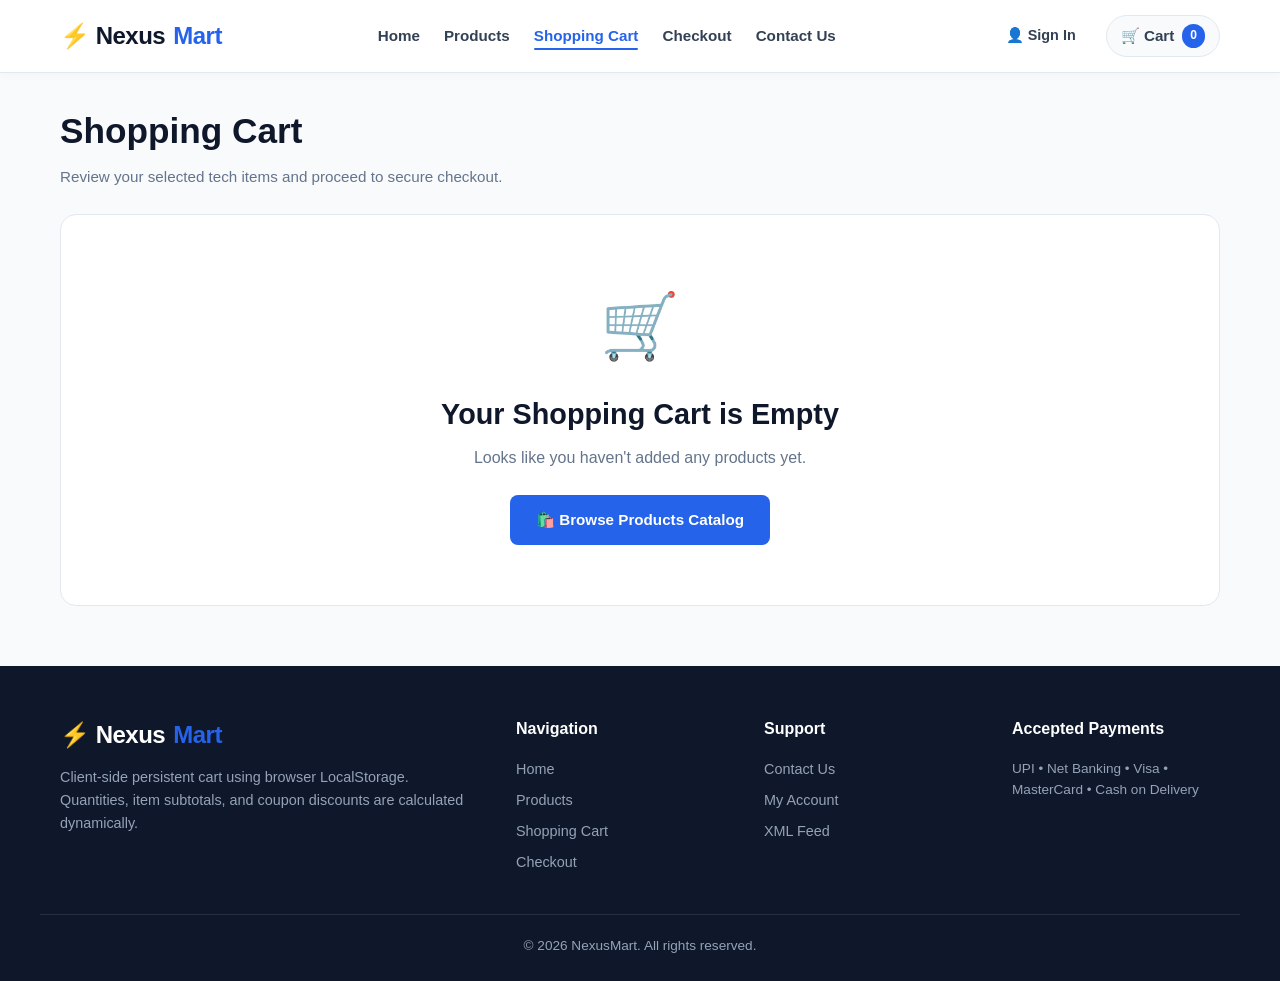
<file: cart.html>
<!DOCTYPE html>
<html lang="en">
<head>
    <meta charset="UTF-8">
    <meta name="viewport" content="width=device-width, initial-scale=1.0">
    <title>Shopping Cart - NexusMart</title>
    <link rel="stylesheet" href="style.css">
</head>
<body>

    <!-- Navigation Bar -->
    <header class="navbar">
        <div class="container nav-container">
            <a href="index.html" class="logo">
                ⚡ Nexus<span>Mart</span>
            </a>

            <ul class="nav-links">
                <li><a href="index.html">Home</a></li>
                <li><a href="products.html">Products</a></li>
                <li><a href="cart.html" class="active">Shopping Cart</a></li>
                <li><a href="checkout.html">Checkout</a></li>
                <li><a href="contact.html">Contact Us</a></li>
            </ul>

            <div class="nav-actions">
                <a href="login.html" id="navUserBtn" class="user-btn">👤 Sign In</a>
                <a href="cart.html" class="cart-icon-btn">
                    🛒 Cart <span class="cart-badge">0</span>
                </a>
            </div>
        </div>
    </header>

    <main class="container" style="padding-top: 30px;">
        
        <div style="margin-bottom: 24px;">
            <h1 style="font-size: 2.2rem; color: var(--dark); margin-bottom: 6px;">Shopping Cart</h1>
            <p style="color: var(--muted); font-size: 0.95rem;">Review your selected tech items and proceed to secure checkout.</p>
        </div>

        <!-- Empty Cart Notice -->
        <div id="emptyCartNotice" style="display: none; background: white; border-radius: 16px; border: 1px solid var(--border); padding: 60px; text-align: center; margin-bottom: 60px;">
            <div style="font-size: 4rem; margin-bottom: 14px;">🛒</div>
            <h2 style="font-size: 1.8rem; color: var(--dark); margin-bottom: 8px;">Your Shopping Cart is Empty</h2>
            <p style="color: var(--muted); font-size: 1rem; margin-bottom: 24px;">Looks like you haven't added any products yet.</p>
            <a href="products.html" class="btn btn-primary" style="padding: 13px 26px;">
                🛍️ Browse Products Catalog
            </a>
        </div>

        <!-- Cart Content Layout -->
        <div id="cartContentLayout" class="cart-layout">
            
            <!-- Left: Cart Items Table -->
            <div class="cart-items-card">
                <div style="display: flex; justify-content: space-between; align-items: center; margin-bottom: 16px; padding-bottom: 12px; border-bottom: 1.5px solid var(--border);">
                    <h3 style="font-size: 1.2rem; color: var(--dark);">Items in Cart (<span id="cartHeaderCount">0</span>)</h3>
                    <button type="button" class="btn btn-danger btn-sm" onclick="handleClearCart()">
                        🗑️ Clear All
                    </button>
                </div>

                <div style="overflow-x: auto;">
                    <table class="cart-table">
                        <thead>
                            <tr>
                                <th>Product</th>
                                <th>Price</th>
                                <th>Quantity</th>
                                <th>Total</th>
                                <th>Action</th>
                            </tr>
                        </thead>
                        <tbody id="cartTableBody">
                            <!-- Populated dynamically via JS -->
                        </tbody>
                    </table>
                </div>

                <div style="margin-top: 24px;">
                    <a href="products.html" class="btn btn-secondary">
                        &larr; Continue Shopping
                    </a>
                </div>
            </div>

            <!-- Right: Order Summary Sidebar -->
            <div class="summary-card">
                <h3>Order Summary</h3>
                
                <div class="summary-row">
                    <span>Subtotal</span>
                    <span id="sumSubtotal">₹0</span>
                </div>

                <div class="summary-row">
                    <span>Estimated Shipping</span>
                    <span id="sumShipping" style="color: var(--accent); font-weight: 600;">FREE</span>
                </div>

                <div class="summary-row" id="discountRow" style="display: none; color: #16a34a;">
                    <span>Promo Discount (<span id="promoLabel">10%</span>)</span>
                    <span id="sumDiscount">-₹0</span>
                </div>

                <div class="summary-row">
                    <span>Estimated Tax (GST 18%)</span>
                    <span id="sumTax">₹0</span>
                </div>

                <div class="summary-row total">
                    <span>Estimated Total</span>
                    <span id="sumTotal" style="color: var(--primary);">₹0</span>
                </div>

                <!-- Promo Code -->
                <div style="margin-top: 20px;">
                    <label for="promoCode" style="font-size: 0.85rem; font-weight: 600; color: var(--slate); display: block; margin-bottom: 6px;">
                        Have a Promo Code?
                    </label>
                    <div class="promo-box">
                        <input type="text" id="promoInput" placeholder="Try code: LAB12">
                        <button type="button" class="btn btn-secondary btn-sm" onclick="applyPromo()">Apply</button>
                    </div>
                    <div id="promoMsg" style="font-size: 0.82rem; margin-top: -10px; margin-bottom: 12px; display: none;"></div>
                </div>

                <a href="checkout.html" class="btn btn-primary btn-block" style="padding: 14px; font-size: 1.05rem;">
                    🔒 Proceed to Checkout
                </a>

                <div style="margin-top: 18px; text-align: center; font-size: 0.82rem; color: var(--muted);">
                    🛡️ Guaranteed Safe &amp; Secure Checkout
                </div>
            </div>

        </div>

    </main>

    <!-- Footer -->
    <footer>
        <div class="container footer-grid">
            <div class="footer-col">
                <div class="logo" style="color: #ffffff; margin-bottom: 12px;">
                    ⚡ Nexus<span>Mart</span>
                </div>
                <p style="font-size: 0.9rem; line-height: 1.6;">
                    Client-side persistent cart using browser LocalStorage. Quantities, item subtotals, and coupon discounts are calculated dynamically.
                </p>
            </div>
            <div class="footer-col">
                <h4>Navigation</h4>
                <ul class="footer-links">
                    <li><a href="index.html">Home</a></li>
                    <li><a href="products.html">Products</a></li>
                    <li><a href="cart.html">Shopping Cart</a></li>
                    <li><a href="checkout.html">Checkout</a></li>
                </ul>
            </div>
            <div class="footer-col">
                <h4>Support</h4>
                <ul class="footer-links">
                    <li><a href="contact.html">Contact Us</a></li>
                    <li><a href="login.html">My Account</a></li>
                    <li><a href="products.xml" target="_blank">XML Feed</a></li>
                </ul>
            </div>
            <div class="footer-col">
                <h4>Accepted Payments</h4>
                <p style="font-size: 0.85rem; color: #94a3b8;">
                    UPI &bull; Net Banking &bull; Visa &bull; MasterCard &bull; Cash on Delivery
                </p>
            </div>
        </div>
        <div class="container footer-bottom">
            &copy; 2026 NexusMart. All rights reserved.
        </div>
    </footer>

    <!-- Shared App Script -->
    <script src="app.js"></script>
    <script>
        let discountRate = 0;

        document.addEventListener('DOMContentLoaded', () => {
            renderCartPage();
        });

        function renderCartPage() {
            const cart = getCart();
            const emptyNotice = document.getElementById('emptyCartNotice');
            const cartLayout = document.getElementById('cartContentLayout');
            const tbody = document.getElementById('cartTableBody');
            const cartHeaderCount = document.getElementById('cartHeaderCount');

            if (cart.length === 0) {
                emptyNotice.style.display = 'block';
                cartLayout.style.display = 'none';
                return;
            }

            emptyNotice.style.display = 'none';
            cartLayout.style.display = 'grid';
            cartHeaderCount.textContent = getCartCount();

            tbody.innerHTML = '';
            let subtotal = 0;

            cart.forEach(item => {
                const itemTotal = item.price * item.quantity;
                subtotal += itemTotal;

                const tr = document.createElement('tr');
                tr.innerHTML = `
                    <td>
                        <div class="cart-prod-cell">
                            <img src="${item.image}" alt="${item.name}">
                            <div>
                                <a href="product-details.html?id=${item.id}" style="font-weight: 700; color: var(--dark); font-size: 0.95rem;">
                                    ${item.name}
                                </a>
                                <div style="font-size: 0.8rem; color: var(--muted);">${item.category}</div>
                            </div>
                        </div>
                    </td>
                    <td style="font-weight: 600;">${formatCurrency(item.price)}</td>
                    <td>
                        <div class="quantity-picker" style="border-radius: 6px;">
                            <button type="button" onclick="changeQty('${item.id}', -1)" style="padding: 4px 8px;">-</button>
                            <input type="text" value="${item.quantity}" readonly style="width: 32px; font-size: 0.9rem;">
                            <button type="button" onclick="changeQty('${item.id}', 1)" style="padding: 4px 8px;">+</button>
                        </div>
                    </td>
                    <td style="font-weight: 700; color: var(--dark);">${formatCurrency(itemTotal)}</td>
                    <td>
                        <button type="button" class="btn btn-danger btn-sm" onclick="removeItem('${item.id}')" title="Remove item">
                            🗑️
                        </button>
                    </td>
                `;
                tbody.appendChild(tr);
            });

            // Calculate Order Summary
            const shipping = subtotal > 999 ? 0 : 99;
            const discountAmount = Math.round(subtotal * discountRate);
            const taxableAmount = Math.max(0, subtotal - discountAmount);
            const tax = Math.round(taxableAmount * 0.18);
            const total = taxableAmount + shipping + tax;

            document.getElementById('sumSubtotal').textContent = formatCurrency(subtotal);
            document.getElementById('sumShipping').textContent = shipping === 0 ? 'FREE' : formatCurrency(shipping);
            document.getElementById('sumTax').textContent = formatCurrency(tax);
            document.getElementById('sumTotal').textContent = formatCurrency(total);

            const discountRow = document.getElementById('discountRow');
            if (discountRate > 0) {
                discountRow.style.display = 'flex';
                document.getElementById('sumDiscount').textContent = `-${formatCurrency(discountAmount)}`;
            } else {
                discountRow.style.display = 'none';
            }
        }

        function changeQty(productId, delta) {
            updateCartQuantity(productId, delta);
            renderCartPage();
        }

        function removeItem(productId) {
            removeFromCart(productId);
            renderCartPage();
        }

        function handleClearCart() {
            if (confirm('Are you sure you want to clear all items in your cart?')) {
                clearCart();
                renderCartPage();
            }
        }

        function applyPromo() {
            const code = document.getElementById('promoInput').value.trim().toUpperCase();
            const msg = document.getElementById('promoMsg');
            msg.style.display = 'block';

            if (code === 'LAB12' || code === 'SAVE10') {
                discountRate = 0.10; // 10%
                msg.style.color = '#15803d';
                msg.textContent = '✅ Coupon applied! 10% discount has been deducted.';
                document.getElementById('promoLabel').textContent = '10%';
            } else if (code === 'NEXUS20') {
                discountRate = 0.20; // 20%
                msg.style.color = '#15803d';
                msg.textContent = '🎉 Super Coupon applied! 20% discount deducted.';
                document.getElementById('promoLabel').textContent = '20%';
            } else {
                discountRate = 0;
                msg.style.color = '#dc2626';
                msg.textContent = '❌ Invalid coupon code. Try LAB12 or NEXUS20.';
            }
            renderCartPage();
        }
    </script>
</body>
</html>
</file>
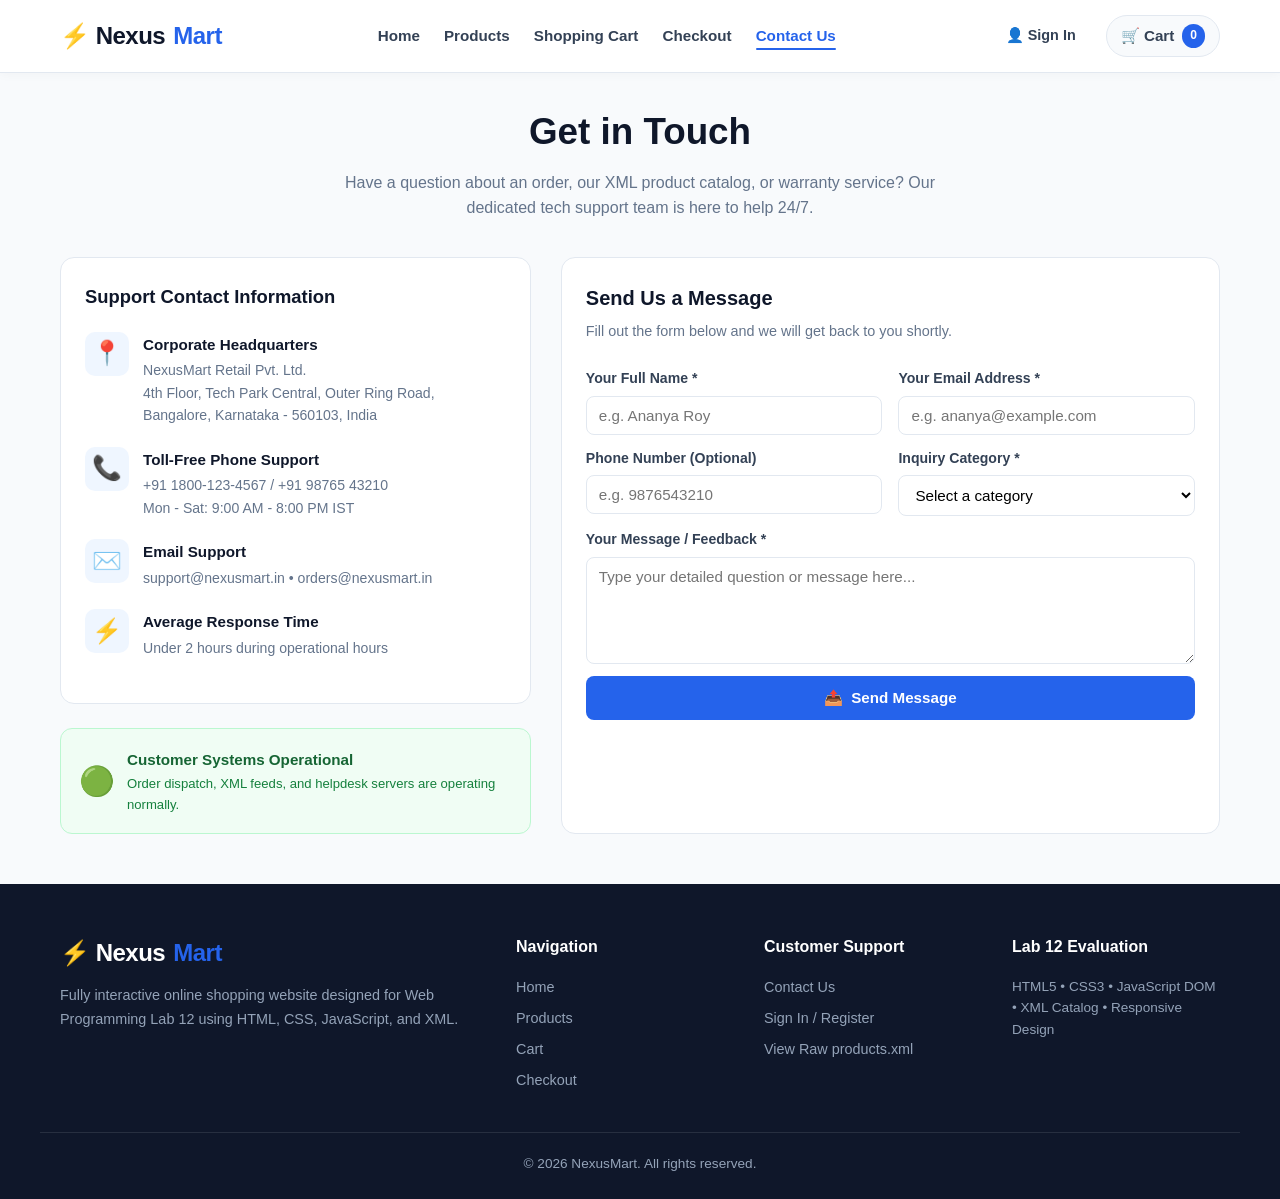
<file: contact.html>
<!DOCTYPE html>
<html lang="en">
<head>
    <meta charset="UTF-8">
    <meta name="viewport" content="width=device-width, initial-scale=1.0">
    <title>Contact Us - NexusMart</title>
    <link rel="stylesheet" href="style.css">
</head>
<body>

    <!-- Navigation Bar -->
    <header class="navbar">
        <div class="container nav-container">
            <a href="index.html" class="logo">
                ⚡ Nexus<span>Mart</span>
            </a>

            <ul class="nav-links">
                <li><a href="index.html">Home</a></li>
                <li><a href="products.html">Products</a></li>
                <li><a href="cart.html">Shopping Cart</a></li>
                <li><a href="checkout.html">Checkout</a></li>
                <li><a href="contact.html" class="active">Contact Us</a></li>
            </ul>

            <div class="nav-actions">
                <a href="login.html" id="navUserBtn" class="user-btn">👤 Sign In</a>
                <a href="cart.html" class="cart-icon-btn">
                    🛒 Cart <span class="cart-badge">0</span>
                </a>
            </div>
        </div>
    </header>

    <main class="container" style="padding-top: 30px;">
        
        <div style="text-align: center; max-width: 650px; margin: 0 auto 36px;">
            <h1 style="font-size: 2.3rem; color: var(--dark); margin-bottom: 8px;">Get in Touch</h1>
            <p style="color: var(--muted); font-size: 1rem;">
                Have a question about an order, our XML product catalog, or warranty service? Our dedicated tech support team is here to help 24/7.
            </p>
        </div>

        <div class="contact-grid">
            
            <!-- Left Column: Contact Cards -->
            <div>
                <div class="contact-card" style="margin-bottom: 24px;">
                    <h3 style="font-size: 1.15rem; color: var(--dark); margin-bottom: 20px;">Support Contact Information</h3>

                    <div class="contact-info-item">
                        <div class="contact-info-icon">📍</div>
                        <div>
                            <strong style="color: var(--dark); font-size: 0.95rem;">Corporate Headquarters</strong>
                            <p style="color: var(--muted); font-size: 0.88rem; margin-top: 2px;">
                                NexusMart Retail Pvt. Ltd.<br>
                                4th Floor, Tech Park Central, Outer Ring Road,<br>
                                Bangalore, Karnataka - 560103, India
                            </p>
                        </div>
                    </div>

                    <div class="contact-info-item">
                        <div class="contact-info-icon">📞</div>
                        <div>
                            <strong style="color: var(--dark); font-size: 0.95rem;">Toll-Free Phone Support</strong>
                            <p style="color: var(--muted); font-size: 0.88rem; margin-top: 2px;">
                                +91 1800-123-4567 / +91 98765 43210<br>
                                Mon - Sat: 9:00 AM - 8:00 PM IST
                            </p>
                        </div>
                    </div>

                    <div class="contact-info-item">
                        <div class="contact-info-icon">✉️</div>
                        <div>
                            <strong style="color: var(--dark); font-size: 0.95rem;">Email Support</strong>
                            <p style="color: var(--muted); font-size: 0.88rem; margin-top: 2px;">
                                support@nexusmart.in &bull; orders@nexusmart.in
                            </p>
                        </div>
                    </div>

                    <div class="contact-info-item">
                        <div class="contact-info-icon">⚡</div>
                        <div>
                            <strong style="color: var(--dark); font-size: 0.95rem;">Average Response Time</strong>
                            <p style="color: var(--muted); font-size: 0.88rem; margin-top: 2px;">
                                Under 2 hours during operational hours
                            </p>
                        </div>
                    </div>
                </div>

                <!-- Operating Status Badge -->
                <div style="background: #f0fdf4; border: 1.5px solid #bbf7d0; border-radius: 12px; padding: 18px; display: flex; align-items: center; gap: 12px;">
                    <div style="font-size: 1.8rem;">🟢</div>
                    <div>
                        <strong style="color: #166534; font-size: 0.95rem;">Customer Systems Operational</strong>
                        <p style="color: #15803d; font-size: 0.82rem; margin: 0;">Order dispatch, XML feeds, and helpdesk servers are operating normally.</p>
                    </div>
                </div>
            </div>

            <!-- Right Column: Interactive Contact Form -->
            <div class="contact-card">
                <h3 style="font-size: 1.25rem; color: var(--dark); margin-bottom: 6px;">Send Us a Message</h3>
                <p style="color: var(--muted); font-size: 0.9rem; margin-bottom: 24px;">Fill out the form below and we will get back to you shortly.</p>

                <form id="contactForm" autocomplete="off">
                    <div class="form-grid">
                        <div class="form-group">
                            <label for="cntName">Your Full Name *</label>
                            <input type="text" id="cntName" placeholder="e.g. Ananya Roy" required>
                        </div>
                        <div class="form-group">
                            <label for="cntEmail">Your Email Address *</label>
                            <input type="email" id="cntEmail" placeholder="e.g. ananya@example.com" required>
                        </div>
                    </div>

                    <div class="form-grid">
                        <div class="form-group">
                            <label for="cntPhone">Phone Number (Optional)</label>
                            <input type="tel" id="cntPhone" placeholder="e.g. 9876543210">
                        </div>
                        <div class="form-group">
                            <label for="cntSubject">Inquiry Category *</label>
                            <select id="cntSubject" required>
                                <option value="" disabled selected>Select a category</option>
                                <option value="Order Tracking">Order Tracking &amp; Delivery</option>
                                <option value="Product Details">Product Specification Inquiry</option>
                                <option value="Warranty / Return">Warranty Claims &amp; Returns</option>
                                <option value="Technical Feedback">XML Website Feedback (Lab 12)</option>
                                <option value="Other">Other Query</option>
                            </select>
                        </div>
                    </div>

                    <div class="form-group">
                        <label for="cntMessage">Your Message / Feedback *</label>
                        <textarea id="cntMessage" rows="5" placeholder="Type your detailed question or message here..." required></textarea>
                    </div>

                    <button type="submit" class="btn btn-primary btn-block" style="padding: 13px;">
                        <span>📤</span> Send Message
                    </button>
                </form>

                <div id="contactSuccessMsg" style="display: none; background: #f0fdf4; border-left: 4px solid #22c55e; color: #166534; padding: 16px; border-radius: 8px; margin-top: 20px;">
                    <strong>✅ Message Sent Successfully!</strong><br>
                    Thank you for reaching out. A confirmation has been logged and our team will get in touch with you shortly.
                </div>
            </div>

        </div>

    </main>

    <!-- Footer -->
    <footer>
        <div class="container footer-grid">
            <div class="footer-col">
                <div class="logo" style="color: #ffffff; margin-bottom: 12px;">
                    ⚡ Nexus<span>Mart</span>
                </div>
                <p style="font-size: 0.9rem; line-height: 1.6;">
                    Fully interactive online shopping website designed for Web Programming Lab 12 using HTML, CSS, JavaScript, and XML.
                </p>
            </div>
            <div class="footer-col">
                <h4>Navigation</h4>
                <ul class="footer-links">
                    <li><a href="index.html">Home</a></li>
                    <li><a href="products.html">Products</a></li>
                    <li><a href="cart.html">Cart</a></li>
                    <li><a href="checkout.html">Checkout</a></li>
                </ul>
            </div>
            <div class="footer-col">
                <h4>Customer Support</h4>
                <ul class="footer-links">
                    <li><a href="contact.html">Contact Us</a></li>
                    <li><a href="login.html">Sign In / Register</a></li>
                    <li><a href="products.xml" target="_blank">View Raw products.xml</a></li>
                </ul>
            </div>
            <div class="footer-col">
                <h4>Lab 12 Evaluation</h4>
                <p style="font-size: 0.85rem; color: #94a3b8;">
                    HTML5 &bull; CSS3 &bull; JavaScript DOM &bull; XML Catalog &bull; Responsive Design
                </p>
            </div>
        </div>
        <div class="container footer-bottom">
            &copy; 2026 NexusMart. All rights reserved.
        </div>
    </footer>

    <!-- Shared App Script -->
    <script src="app.js"></script>
    <script>
        document.getElementById('contactForm').addEventListener('submit', (e) => {
            e.preventDefault();
            const name = document.getElementById('cntName').value.trim();
            const form = document.getElementById('contactForm');
            const success = document.getElementById('contactSuccessMsg');

            form.reset();
            success.style.display = 'block';
            showToast(`📨 Thank you ${name}, your inquiry has been sent!`);

            setTimeout(() => {
                success.style.display = 'none';
            }, 6000);
        });
    </script>
</body>
</html>
</file>
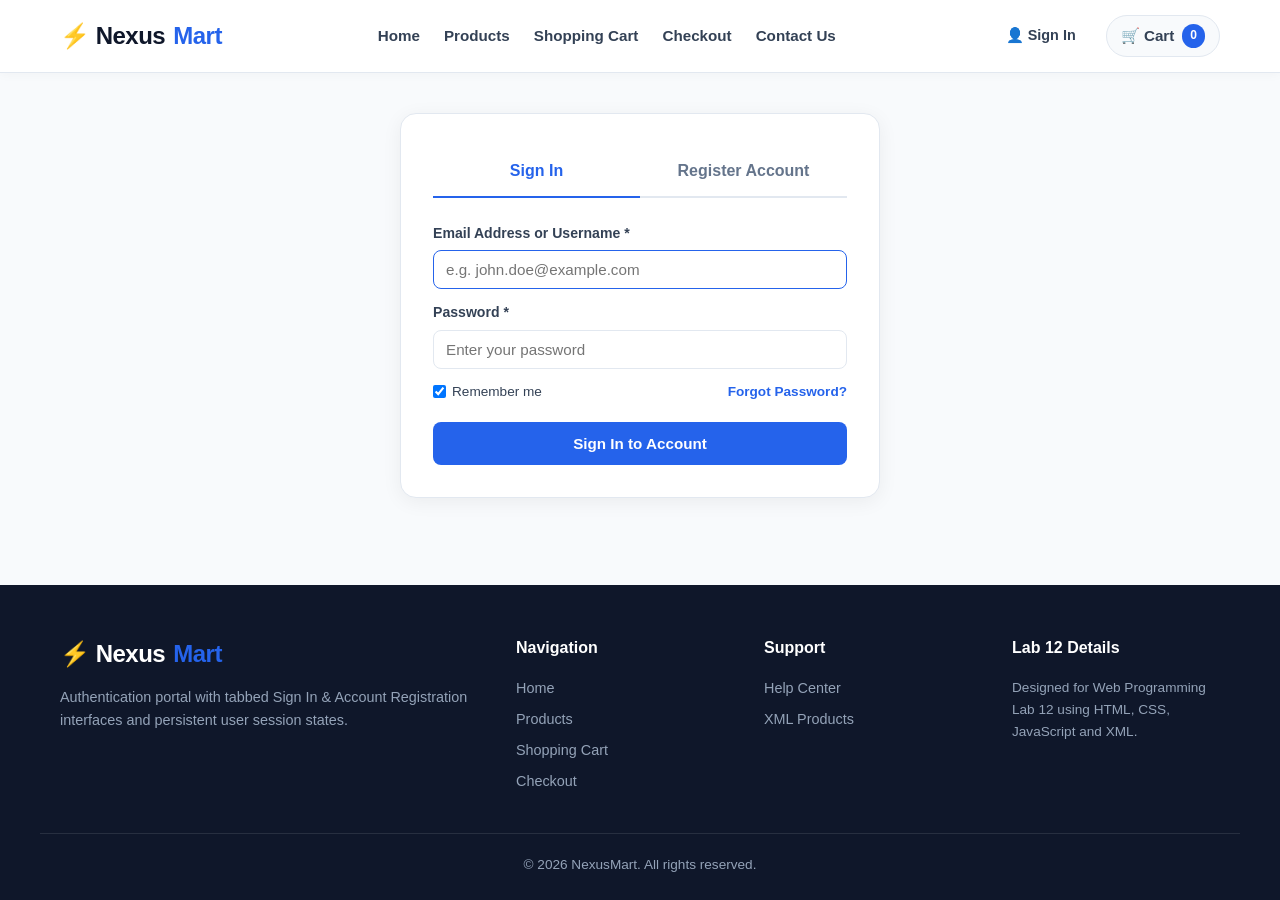
<file: login.html>
<!DOCTYPE html>
<html lang="en">
<head>
    <meta charset="UTF-8">
    <meta name="viewport" content="width=device-width, initial-scale=1.0">
    <title>Account Sign In &amp; Register - NexusMart</title>
    <link rel="stylesheet" href="style.css">
</head>
<body>

    <!-- Navigation Bar -->
    <header class="navbar">
        <div class="container nav-container">
            <a href="index.html" class="logo">
                ⚡ Nexus<span>Mart</span>
            </a>

            <ul class="nav-links">
                <li><a href="index.html">Home</a></li>
                <li><a href="products.html">Products</a></li>
                <li><a href="cart.html">Shopping Cart</a></li>
                <li><a href="checkout.html">Checkout</a></li>
                <li><a href="contact.html">Contact Us</a></li>
            </ul>

            <div class="nav-actions">
                <a href="login.html" id="navUserBtn" class="user-btn">👤 Sign In</a>
                <a href="cart.html" class="cart-icon-btn">
                    🛒 Cart <span class="cart-badge">0</span>
                </a>
            </div>
        </div>
    </header>

    <main class="container">
        
        <!-- Logged In User State Display -->
        <div id="loggedInView" style="display: none; max-width: 520px; margin: 40px auto; background: white; border-radius: 16px; border: 1px solid var(--border); padding: 40px; text-align: center;">
            <div style="font-size: 3.5rem; margin-bottom: 12px;">👤</div>
            <h2 style="font-size: 1.8rem; color: var(--dark); margin-bottom: 6px;">
                Welcome back, <span id="profName">User</span>!
            </h2>
            <p style="color: var(--muted); font-size: 0.95rem; margin-bottom: 24px;">
                You are currently logged in to your NexusMart account.
            </p>

            <table class="specs-table" style="margin-bottom: 24px;">
                <tbody>
                    <tr>
                        <th>Account Name</th>
                        <td id="profNameCell">User</td>
                    </tr>
                    <tr>
                        <th>Registered Email</th>
                        <td id="profEmailCell">user@example.com</td>
                    </tr>
                    <tr>
                        <th>Membership</th>
                        <td><span style="background: #dbeafe; color: #1e40af; font-size: 0.75rem; font-weight: 700; padding: 2px 8px; border-radius: 12px;">NEXUS PRIME</span></td>
                    </tr>
                </tbody>
            </table>

            <div style="display: flex; gap: 12px; justify-content: center;">
                <a href="products.html" class="btn btn-primary">🛍️ Start Shopping</a>
                <button type="button" class="btn btn-danger" onclick="handleLogout()">🚪 Sign Out</button>
            </div>
        </div>

        <!-- Auth Tabs Container -->
        <div id="authTabsContainer" class="auth-container">
            
            <div class="auth-tabs">
                <div id="tabSignIn" class="auth-tab active" onclick="switchTab('signin')">
                    Sign In
                </div>
                <div id="tabRegister" class="auth-tab" onclick="switchTab('register')">
                    Register Account
                </div>
            </div>

            <!-- Sign In Form -->
            <form id="signInForm" autocomplete="off">
                <div class="form-group">
                    <label for="loginEmail">Email Address or Username *</label>
                    <input type="text" id="loginEmail" placeholder="e.g. john.doe@example.com" required autofocus>
                </div>

                <div class="form-group">
                    <label for="loginPassword">Password *</label>
                    <input type="password" id="loginPassword" placeholder="Enter your password" required>
                </div>

                <div style="display: flex; justify-content: space-between; align-items: center; margin-bottom: 20px; font-size: 0.85rem;">
                    <label style="display: flex; align-items: center; gap: 6px; cursor: pointer; color: var(--slate);">
                        <input type="checkbox" checked> Remember me
                    </label>
                    <a href="#" style="color: var(--primary); font-weight: 600;" onclick="alert('Password reset link simulated.'); return false;">Forgot Password?</a>
                </div>

                <button type="submit" class="btn btn-primary btn-block" style="padding: 13px;">
                    Sign In to Account
                </button>
            </form>

            <!-- Register Form -->
            <form id="registerForm" style="display: none;" autocomplete="off">
                <div class="form-group">
                    <label for="regName">Full Name *</label>
                    <input type="text" id="regName" placeholder="e.g. Priya Sharma" required>
                </div>

                <div class="form-group">
                    <label for="regEmail">Email Address *</label>
                    <input type="email" id="regEmail" placeholder="e.g. priya@example.com" required>
                </div>

                <div class="form-group">
                    <label for="regPass">Create Password (min. 6 characters) *</label>
                    <input type="password" id="regPass" placeholder="Choose a secure password" minlength="6" required>
                </div>

                <div class="form-group">
                    <label for="regPassConf">Confirm Password *</label>
                    <input type="password" id="regPassConf" placeholder="Repeat your password" minlength="6" required>
                </div>

                <div style="margin-bottom: 20px; font-size: 0.85rem; color: var(--slate);">
                    <label style="display: flex; align-items: flex-start; gap: 8px; cursor: pointer;">
                        <input type="checkbox" required style="margin-top: 3px;">
                        <span>I accept the Terms of Service &amp; Privacy Policy.</span>
                    </label>
                </div>

                <button type="submit" class="btn btn-accent btn-block" style="padding: 13px;">
                    Create NexusMart Account
                </button>
            </form>

        </div>

    </main>

    <!-- Footer -->
    <footer>
        <div class="container footer-grid">
            <div class="footer-col">
                <div class="logo" style="color: #ffffff; margin-bottom: 12px;">
                    ⚡ Nexus<span>Mart</span>
                </div>
                <p style="font-size: 0.9rem; line-height: 1.6;">
                    Authentication portal with tabbed Sign In &amp; Account Registration interfaces and persistent user session states.
                </p>
            </div>
            <div class="footer-col">
                <h4>Navigation</h4>
                <ul class="footer-links">
                    <li><a href="index.html">Home</a></li>
                    <li><a href="products.html">Products</a></li>
                    <li><a href="cart.html">Shopping Cart</a></li>
                    <li><a href="checkout.html">Checkout</a></li>
                </ul>
            </div>
            <div class="footer-col">
                <h4>Support</h4>
                <ul class="footer-links">
                    <li><a href="contact.html">Help Center</a></li>
                    <li><a href="products.xml" target="_blank">XML Products</a></li>
                </ul>
            </div>
            <div class="footer-col">
                <h4>Lab 12 Details</h4>
                <p style="font-size: 0.85rem; color: #94a3b8;">
                    Designed for Web Programming Lab 12 using HTML, CSS, JavaScript and XML.
                </p>
            </div>
        </div>
        <div class="container footer-bottom">
            &copy; 2026 NexusMart. All rights reserved.
        </div>
    </footer>

    <!-- Shared App Script -->
    <script src="app.js"></script>
    <script>
        document.addEventListener('DOMContentLoaded', () => {
            renderUserState();

            // Sign In Submit
            document.getElementById('signInForm').addEventListener('submit', (e) => {
                e.preventDefault();
                const emailOrUser = document.getElementById('loginEmail').value.trim();
                const displayName = emailOrUser.includes('@') ? emailOrUser.split('@')[0] : emailOrUser;

                const userObj = {
                    name: displayName.charAt(0).toUpperCase() + displayName.slice(1),
                    email: emailOrUser.includes('@') ? emailOrUser : `${emailOrUser}@example.com`
                };

                setLoggedInUser(userObj);
                showToast(`👋 Welcome back, ${userObj.name}!`);
                renderUserState();
            });

            // Register Submit
            document.getElementById('registerForm').addEventListener('submit', (e) => {
                e.preventDefault();
                const name = document.getElementById('regName').value.trim();
                const email = document.getElementById('regEmail').value.trim();
                const pass = document.getElementById('regPass').value;
                const passConf = document.getElementById('regPassConf').value;

                if (pass !== passConf) {
                    alert('Passwords do not match! Please check again.');
                    return;
                }

                const userObj = { name, email };
                setLoggedInUser(userObj);
                showToast(`🎉 Account created! Welcome to NexusMart, ${name}!`);
                renderUserState();
            });
        });

        function switchTab(tab) {
            const tabSignIn = document.getElementById('tabSignIn');
            const tabReg = document.getElementById('tabRegister');
            const formSignIn = document.getElementById('signInForm');
            const formReg = document.getElementById('registerForm');

            if (tab === 'signin') {
                tabSignIn.classList.add('active');
                tabReg.classList.remove('active');
                formSignIn.style.display = 'block';
                formReg.style.display = 'none';
            } else {
                tabReg.classList.add('active');
                tabSignIn.classList.remove('active');
                formReg.style.display = 'block';
                formSignIn.style.display = 'none';
            }
        }

        function renderUserState() {
            const user = getLoggedInUser();
            const loggedInView = document.getElementById('loggedInView');
            const authContainer = document.getElementById('authTabsContainer');

            if (user) {
                loggedInView.style.display = 'block';
                authContainer.style.display = 'none';
                document.getElementById('profName').textContent = user.name;
                document.getElementById('profNameCell').textContent = user.name;
                document.getElementById('profEmailCell').textContent = user.email;
            } else {
                loggedInView.style.display = 'none';
                authContainer.style.display = 'block';
            }
            updateNavUser();
        }

        function handleLogout() {
            logoutUser();
            renderUserState();
        }
    </script>
</body>
</html>
</file>
<file: style.css>
/* Lab 12 - Online Shopping Website Master Stylesheet */
:root {
    --primary: #2563eb;
    --primary-dark: #1d4ed8;
    --primary-light: #eff6ff;
    --accent: #10b981;
    --accent-dark: #059669;
    --danger: #ef4444;
    --dark: #0f172a;
    --slate: #334155;
    --muted: #64748b;
    --light-bg: #f8fafc;
    --border: #e2e8f0;
    --card-shadow: 0 4px 20px rgba(0, 0, 0, 0.06);
    --hover-shadow: 0 10px 25px rgba(37, 99, 235, 0.12);
}

* {
    box-sizing: border-box;
    margin: 0;
    padding: 0;
}

body {
    font-family: 'Segoe UI', -apple-system, BlinkMacSystemFont, Roboto, sans-serif;
    background-color: var(--light-bg);
    color: var(--slate);
    line-height: 1.6;
    display: flex;
    flex-direction: column;
    min-height: 100vh;
}

a {
    color: inherit;
    text-decoration: none;
}

/* Container */
.container {
    width: 100%;
    max-width: 1200px;
    margin: 0 auto;
    padding: 0 20px;
}

/* Navigation Bar */
.navbar {
    background: #ffffff;
    border-bottom: 1px solid var(--border);
    position: sticky;
    top: 0;
    z-index: 100;
    box-shadow: 0 2px 10px rgba(0,0,0,0.03);
}

.nav-container {
    display: flex;
    align-items: center;
    justify-content: space-between;
    height: 72px;
}

.logo {
    font-size: 1.5rem;
    font-weight: 800;
    color: var(--dark);
    display: flex;
    align-items: center;
    gap: 8px;
    letter-spacing: -0.5px;
}

.logo span {
    color: var(--primary);
}

.nav-links {
    display: flex;
    align-items: center;
    gap: 24px;
    list-style: none;
}

.nav-links a {
    font-size: 0.95rem;
    font-weight: 600;
    color: var(--slate);
    transition: color 0.2s;
    padding: 6px 0;
    position: relative;
}

.nav-links a:hover,
.nav-links a.active {
    color: var(--primary);
}

.nav-links a.active::after {
    content: '';
    position: absolute;
    bottom: 0;
    left: 0;
    width: 100%;
    height: 2px;
    background-color: var(--primary);
    border-radius: 2px;
}

.nav-actions {
    display: flex;
    align-items: center;
    gap: 16px;
}

.cart-icon-btn {
    position: relative;
    background: var(--light-bg);
    border: 1.5px solid var(--border);
    padding: 8px 14px;
    border-radius: 24px;
    font-weight: 600;
    display: flex;
    align-items: center;
    gap: 8px;
    font-size: 0.95rem;
    transition: all 0.2s;
}

.cart-icon-btn:hover {
    border-color: var(--primary);
    background: var(--primary-light);
    color: var(--primary);
}

.cart-badge {
    background-color: var(--primary);
    color: #ffffff;
    font-size: 0.75rem;
    font-weight: 700;
    border-radius: 12px;
    padding: 2px 8px;
}

.user-btn {
    font-size: 0.9rem;
    font-weight: 600;
    color: var(--slate);
    display: flex;
    align-items: center;
    gap: 6px;
    padding: 8px 14px;
    border-radius: 8px;
    transition: background 0.2s;
}

.user-btn:hover {
    background: var(--light-bg);
    color: var(--primary);
}

/* Buttons */
.btn {
    display: inline-flex;
    align-items: center;
    justify-content: center;
    gap: 8px;
    padding: 11px 20px;
    font-size: 0.95rem;
    font-weight: 600;
    border-radius: 8px;
    border: none;
    cursor: pointer;
    transition: all 0.2s ease;
    text-align: center;
}

.btn-primary {
    background-color: var(--primary);
    color: #ffffff;
}

.btn-primary:hover {
    background-color: var(--primary-dark);
    transform: translateY(-1px);
    box-shadow: 0 4px 12px rgba(37, 99, 235, 0.25);
}

.btn-secondary {
    background-color: #ffffff;
    color: var(--slate);
    border: 1.5px solid var(--border);
}

.btn-secondary:hover {
    background-color: var(--light-bg);
    border-color: #cbd5e1;
}

.btn-accent {
    background-color: var(--accent);
    color: #ffffff;
}

.btn-accent:hover {
    background-color: var(--accent-dark);
}

.btn-danger {
    background-color: #fee2e2;
    color: var(--danger);
}

.btn-danger:hover {
    background-color: var(--danger);
    color: #ffffff;
}

.btn-sm {
    padding: 6px 12px;
    font-size: 0.85rem;
}

.btn-block {
    width: 100%;
}

/* Hero Section (Home) */
.hero {
    background: linear-gradient(135deg, #0f172a 0%, #1e293b 100%);
    color: #ffffff;
    padding: 70px 0;
    margin-bottom: 40px;
    position: relative;
    overflow: hidden;
}

.hero-content {
    display: grid;
    grid-template-columns: 1.2fr 0.8fr;
    align-items: center;
    gap: 40px;
}

.hero-tag {
    display: inline-block;
    background: rgba(37, 99, 235, 0.3);
    border: 1px solid rgba(96, 165, 250, 0.5);
    color: #93c5fd;
    font-size: 0.82rem;
    font-weight: 700;
    padding: 4px 12px;
    border-radius: 20px;
    text-transform: uppercase;
    letter-spacing: 0.5px;
    margin-bottom: 16px;
}

.hero h1 {
    font-size: 2.8rem;
    line-height: 1.2;
    font-weight: 800;
    margin-bottom: 16px;
}

.hero h1 span {
    color: #60a5fa;
}

.hero p {
    font-size: 1.1rem;
    color: #cbd5e1;
    margin-bottom: 28px;
    max-width: 540px;
}

.hero-buttons {
    display: flex;
    gap: 16px;
}

.hero-img-box img {
    width: 100%;
    border-radius: 16px;
    box-shadow: 0 20px 40px rgba(0, 0, 0, 0.4);
    object-fit: cover;
    height: 320px;
}

/* Value Props Features */
.features-grid {
    display: grid;
    grid-template-columns: repeat(auto-fit, minmax(230px, 1fr));
    gap: 20px;
    margin-bottom: 50px;
}

.feature-card {
    background: #ffffff;
    border: 1px solid var(--border);
    border-radius: 12px;
    padding: 24px;
    display: flex;
    align-items: center;
    gap: 16px;
    transition: transform 0.2s, box-shadow 0.2s;
}

.feature-card:hover {
    transform: translateY(-2px);
    box-shadow: var(--card-shadow);
}

.feature-icon {
    font-size: 2.2rem;
    background: var(--primary-light);
    width: 56px;
    height: 56px;
    border-radius: 12px;
    display: flex;
    align-items: center;
    justify-content: center;
    flex-shrink: 0;
}

.feature-text h4 {
    color: var(--dark);
    font-size: 1rem;
    margin-bottom: 2px;
}

.feature-text p {
    color: var(--muted);
    font-size: 0.85rem;
}

/* Section Header */
.section-header {
    display: flex;
    justify-content: space-between;
    align-items: flex-end;
    margin-bottom: 24px;
}

.section-header h2 {
    font-size: 1.8rem;
    color: var(--dark);
    font-weight: 700;
}

.section-header p {
    color: var(--muted);
    font-size: 0.95rem;
}

/* Product Grid & Cards */
.products-grid {
    display: grid;
    grid-template-columns: repeat(auto-fill, minmax(260px, 1fr));
    gap: 24px;
    margin-bottom: 50px;
}

.product-card {
    background: #ffffff;
    border-radius: 14px;
    border: 1px solid var(--border);
    overflow: hidden;
    transition: all 0.25s ease;
    display: flex;
    flex-direction: column;
    position: relative;
}

.product-card:hover {
    transform: translateY(-4px);
    box-shadow: var(--hover-shadow);
    border-color: #cbd5e1;
}

.product-img-box {
    position: relative;
    width: 100%;
    height: 200px;
    background: #f1f5f9;
    overflow: hidden;
}

.product-img-box img {
    width: 100%;
    height: 100%;
    object-fit: cover;
    transition: transform 0.3s ease;
}

.product-card:hover .product-img-box img {
    transform: scale(1.05);
}

.badge-discount {
    position: absolute;
    top: 12px;
    left: 12px;
    background: #ef4444;
    color: #ffffff;
    font-size: 0.72rem;
    font-weight: 700;
    padding: 3px 8px;
    border-radius: 6px;
    text-transform: uppercase;
}

.badge-category {
    position: absolute;
    top: 12px;
    right: 12px;
    background: rgba(15, 23, 42, 0.75);
    color: #ffffff;
    font-size: 0.72rem;
    font-weight: 600;
    padding: 3px 8px;
    border-radius: 6px;
    backdrop-filter: blur(4px);
}

.product-body {
    padding: 18px;
    display: flex;
    flex-direction: column;
    flex-grow: 1;
}

.product-brand {
    font-size: 0.78rem;
    color: var(--muted);
    font-weight: 600;
    text-transform: uppercase;
    letter-spacing: 0.5px;
    margin-bottom: 4px;
}

.product-title {
    font-size: 1.05rem;
    font-weight: 700;
    color: var(--dark);
    margin-bottom: 8px;
    line-height: 1.35;
    display: -webkit-box;
    -webkit-line-clamp: 2;
    -webkit-box-orient: vertical;
    overflow: hidden;
    height: 2.7rem;
}

.product-rating {
    display: flex;
    align-items: center;
    gap: 6px;
    font-size: 0.85rem;
    color: #f59e0b;
    margin-bottom: 12px;
}

.product-rating .count {
    color: var(--muted);
    font-size: 0.8rem;
}

.product-pricing {
    display: flex;
    align-items: baseline;
    gap: 8px;
    margin-top: auto;
    margin-bottom: 16px;
}

.current-price {
    font-size: 1.35rem;
    font-weight: 800;
    color: var(--dark);
}

.original-price {
    font-size: 0.9rem;
    color: var(--muted);
    text-decoration: line-through;
}

.product-actions {
    display: grid;
    grid-template-columns: 1fr 1fr;
    gap: 8px;
}

/* Filter Controls (Products Page) */
.catalog-controls {
    background: #ffffff;
    border-radius: 12px;
    border: 1px solid var(--border);
    padding: 16px 20px;
    margin-bottom: 30px;
    display: flex;
    flex-wrap: wrap;
    justify-content: space-between;
    align-items: center;
    gap: 16px;
}

.filter-pills {
    display: flex;
    flex-wrap: wrap;
    gap: 8px;
}

.pill-btn {
    background: var(--light-bg);
    border: 1px solid var(--border);
    padding: 6px 14px;
    border-radius: 20px;
    font-size: 0.88rem;
    font-weight: 600;
    cursor: pointer;
    transition: all 0.2s;
}

.pill-btn:hover,
.pill-btn.active {
    background: var(--primary);
    color: #ffffff;
    border-color: var(--primary);
}

.search-sort-box {
    display: flex;
    gap: 12px;
    flex: 1;
    max-width: 480px;
}

.search-input {
    flex: 1;
    padding: 9px 14px;
    border: 1.5px solid var(--border);
    border-radius: 8px;
    font-size: 0.9rem;
    outline: none;
}

.search-input:focus {
    border-color: var(--primary);
}

.sort-select {
    padding: 9px 12px;
    border: 1.5px solid var(--border);
    border-radius: 8px;
    font-size: 0.9rem;
    background: #ffffff;
    outline: none;
    cursor: pointer;
}

/* Product Details Page */
.details-layout {
    display: grid;
    grid-template-columns: 1fr 1.1fr;
    gap: 40px;
    background: #ffffff;
    border-radius: 16px;
    border: 1px solid var(--border);
    padding: 36px;
    margin-bottom: 40px;
}

.details-gallery img {
    width: 100%;
    border-radius: 12px;
    object-fit: cover;
    max-height: 440px;
}

.details-info h1 {
    font-size: 2rem;
    color: var(--dark);
    margin-bottom: 8px;
    line-height: 1.25;
}

.details-info .meta {
    display: flex;
    align-items: center;
    gap: 16px;
    margin-bottom: 20px;
    padding-bottom: 16px;
    border-bottom: 1px solid var(--border);
}

.stock-tag {
    background: #dcfce7;
    color: #15803d;
    font-size: 0.8rem;
    font-weight: 700;
    padding: 3px 10px;
    border-radius: 12px;
}

.details-desc {
    color: #475569;
    font-size: 1rem;
    margin-bottom: 24px;
    line-height: 1.7;
}

.specs-table {
    width: 100%;
    border-collapse: collapse;
    margin-bottom: 28px;
}

.specs-table th,
.specs-table td {
    padding: 10px 14px;
    text-align: left;
    border-bottom: 1px solid var(--border);
    font-size: 0.9rem;
}

.specs-table th {
    color: var(--muted);
    font-weight: 600;
    width: 35%;
    background: var(--light-bg);
}

.details-purchase {
    display: flex;
    align-items: center;
    gap: 16px;
}

.quantity-picker {
    display: inline-flex;
    align-items: center;
    border: 1.5px solid var(--border);
    border-radius: 8px;
    background: #ffffff;
}

.quantity-picker button {
    background: none;
    border: none;
    padding: 10px 14px;
    font-size: 1.1rem;
    cursor: pointer;
    color: var(--slate);
}

.quantity-picker input {
    width: 44px;
    text-align: center;
    border: none;
    font-weight: 700;
    font-size: 1rem;
    outline: none;
}

/* Cart Page */
.cart-layout {
    display: grid;
    grid-template-columns: 1.8fr 1fr;
    gap: 30px;
    margin-bottom: 50px;
}

.cart-items-card,
.summary-card {
    background: #ffffff;
    border-radius: 14px;
    border: 1px solid var(--border);
    padding: 24px;
}

.cart-table {
    width: 100%;
    border-collapse: collapse;
}

.cart-table th {
    text-align: left;
    padding-bottom: 14px;
    border-bottom: 1.5px solid var(--border);
    color: var(--muted);
    font-size: 0.85rem;
    text-transform: uppercase;
}

.cart-table td {
    padding: 18px 0;
    border-bottom: 1px solid var(--border);
    vertical-align: middle;
}

.cart-prod-cell {
    display: flex;
    align-items: center;
    gap: 14px;
}

.cart-prod-cell img {
    width: 64px;
    height: 64px;
    object-fit: cover;
    border-radius: 8px;
}

.summary-card h3 {
    font-size: 1.25rem;
    color: var(--dark);
    margin-bottom: 16px;
}

.summary-row {
    display: flex;
    justify-content: space-between;
    padding: 10px 0;
    font-size: 0.95rem;
    color: var(--slate);
}

.summary-row.total {
    border-top: 2px solid var(--border);
    margin-top: 10px;
    padding-top: 16px;
    font-size: 1.25rem;
    font-weight: 800;
    color: var(--dark);
}

.promo-box {
    display: flex;
    gap: 8px;
    margin: 18px 0;
}

.promo-box input {
    flex: 1;
    padding: 9px 12px;
    border: 1.5px solid var(--border);
    border-radius: 8px;
    font-size: 0.9rem;
    outline: none;
}

/* Checkout Page */
.checkout-layout {
    display: grid;
    grid-template-columns: 1.5fr 1fr;
    gap: 30px;
    margin-bottom: 50px;
}

.form-section {
    background: #ffffff;
    border-radius: 14px;
    border: 1px solid var(--border);
    padding: 24px;
    margin-bottom: 20px;
}

.form-section h3 {
    font-size: 1.15rem;
    color: var(--dark);
    margin-bottom: 16px;
    display: flex;
    align-items: center;
    gap: 8px;
}

.form-grid {
    display: grid;
    grid-template-columns: 1fr 1fr;
    gap: 16px;
}

.form-grid.single {
    grid-template-columns: 1fr;
}

.form-group {
    display: flex;
    flex-direction: column;
    margin-bottom: 12px;
}

.form-group label {
    font-size: 0.88rem;
    font-weight: 600;
    color: var(--slate);
    margin-bottom: 6px;
}

.form-group input,
.form-group select,
.form-group textarea {
    padding: 10px 12px;
    border: 1.5px solid var(--border);
    border-radius: 8px;
    font-size: 0.95rem;
    outline: none;
    background: #ffffff;
    font-family: inherit;
}

.form-group input:focus,
.form-group select:focus,
.form-group textarea:focus {
    border-color: var(--primary);
}

.payment-options {
    display: flex;
    flex-direction: column;
    gap: 12px;
}

.payment-option-label {
    display: flex;
    align-items: center;
    gap: 12px;
    padding: 14px 16px;
    border: 1.5px solid var(--border);
    border-radius: 10px;
    cursor: pointer;
    transition: all 0.2s;
    font-weight: 600;
}

.payment-option-label:hover,
.payment-option-label.active {
    border-color: var(--primary);
    background: var(--primary-light);
}

/* Auth Page */
.auth-container {
    max-width: 480px;
    margin: 40px auto 60px;
    background: #ffffff;
    border-radius: 16px;
    border: 1px solid var(--border);
    padding: 32px;
    box-shadow: var(--card-shadow);
}

.auth-tabs {
    display: flex;
    border-bottom: 2px solid var(--border);
    margin-bottom: 24px;
}

.auth-tab {
    flex: 1;
    text-align: center;
    padding: 12px;
    font-weight: 700;
    font-size: 1rem;
    cursor: pointer;
    color: var(--muted);
    border-bottom: 2px solid transparent;
    margin-bottom: -2px;
}

.auth-tab.active {
    color: var(--primary);
    border-color: var(--primary);
}

/* Contact Page */
.contact-grid {
    display: grid;
    grid-template-columns: 1fr 1.4fr;
    gap: 30px;
    margin-bottom: 50px;
}

.contact-card {
    background: #ffffff;
    border: 1px solid var(--border);
    border-radius: 14px;
    padding: 24px;
}

.contact-info-item {
    display: flex;
    align-items: flex-start;
    gap: 14px;
    margin-bottom: 20px;
}

.contact-info-icon {
    font-size: 1.5rem;
    background: var(--primary-light);
    color: var(--primary);
    width: 44px;
    height: 44px;
    border-radius: 10px;
    display: flex;
    align-items: center;
    justify-content: center;
    flex-shrink: 0;
}

/* Toast Notifications */
.toast-container {
    position: fixed;
    bottom: 24px;
    right: 24px;
    z-index: 1000;
    display: flex;
    flex-direction: column;
    gap: 10px;
}

.toast {
    background: var(--dark);
    color: #ffffff;
    padding: 12px 20px;
    border-radius: 8px;
    font-size: 0.92rem;
    box-shadow: 0 4px 15px rgba(0,0,0,0.25);
    display: flex;
    align-items: center;
    gap: 10px;
    animation: toastIn 0.3s ease;
}

@keyframes toastIn {
    from { transform: translateY(20px); opacity: 0; }
    to { transform: translateY(0); opacity: 1; }
}

/* Footer */
footer {
    background: #0f172a;
    color: #94a3b8;
    margin-top: auto;
    padding: 50px 0 24px;
}

.footer-grid {
    display: grid;
    grid-template-columns: 2fr 1fr 1fr 1fr;
    gap: 40px;
    margin-bottom: 40px;
}

.footer-col h4 {
    color: #ffffff;
    font-size: 1rem;
    margin-bottom: 16px;
}

.footer-links {
    list-style: none;
    display: flex;
    flex-direction: column;
    gap: 8px;
    font-size: 0.9rem;
}

.footer-links a:hover {
    color: #ffffff;
}

.footer-bottom {
    border-top: 1px solid rgba(255,255,255,0.1);
    padding-top: 20px;
    text-align: center;
    font-size: 0.85rem;
}

/* Responsive */
@media (max-width: 900px) {
    .hero-content,
    .details-layout,
    .cart-layout,
    .checkout-layout,
    .contact-grid {
        grid-template-columns: 1fr;
    }
    .footer-grid {
        grid-template-columns: 1fr 1fr;
    }
    .form-grid {
        grid-template-columns: 1fr;
    }
}

@media (max-width: 640px) {
    .nav-links {
        display: none;
    }
    .footer-grid {
        grid-template-columns: 1fr;
    }
}
</file>
